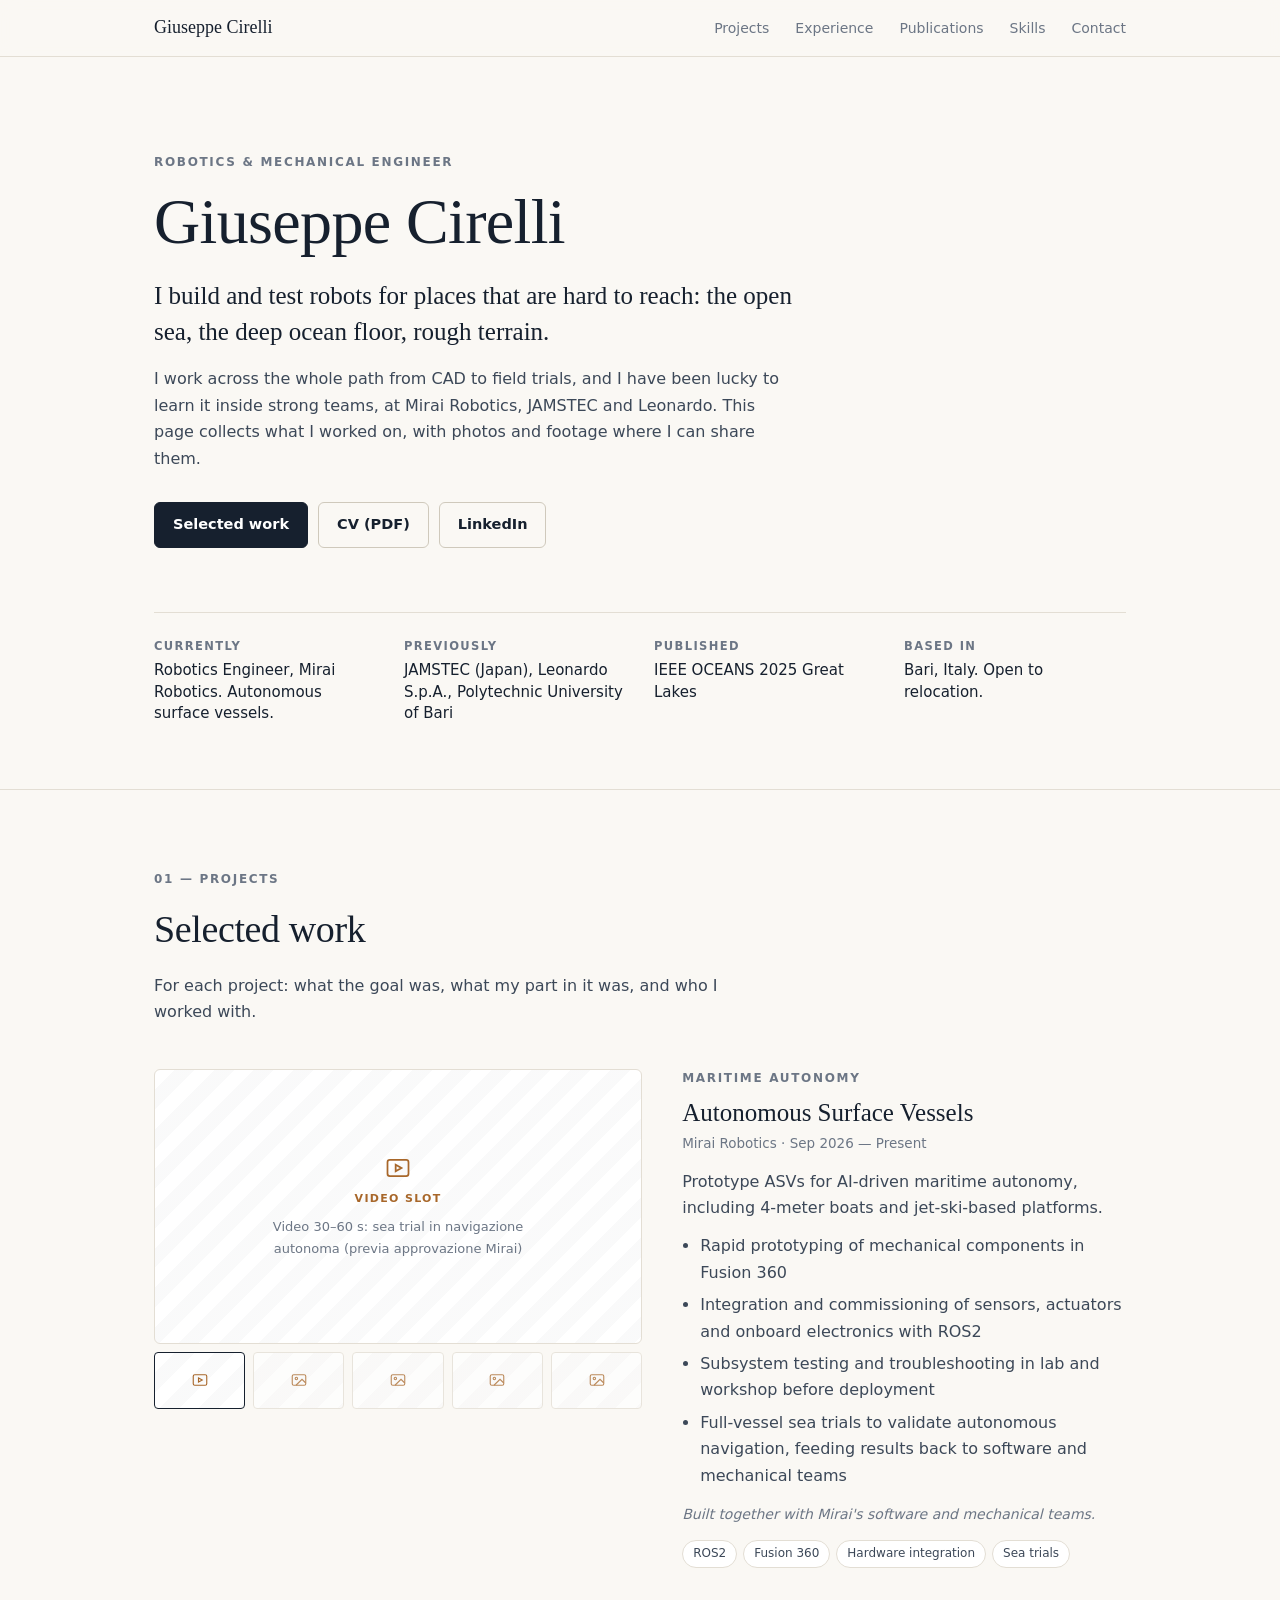
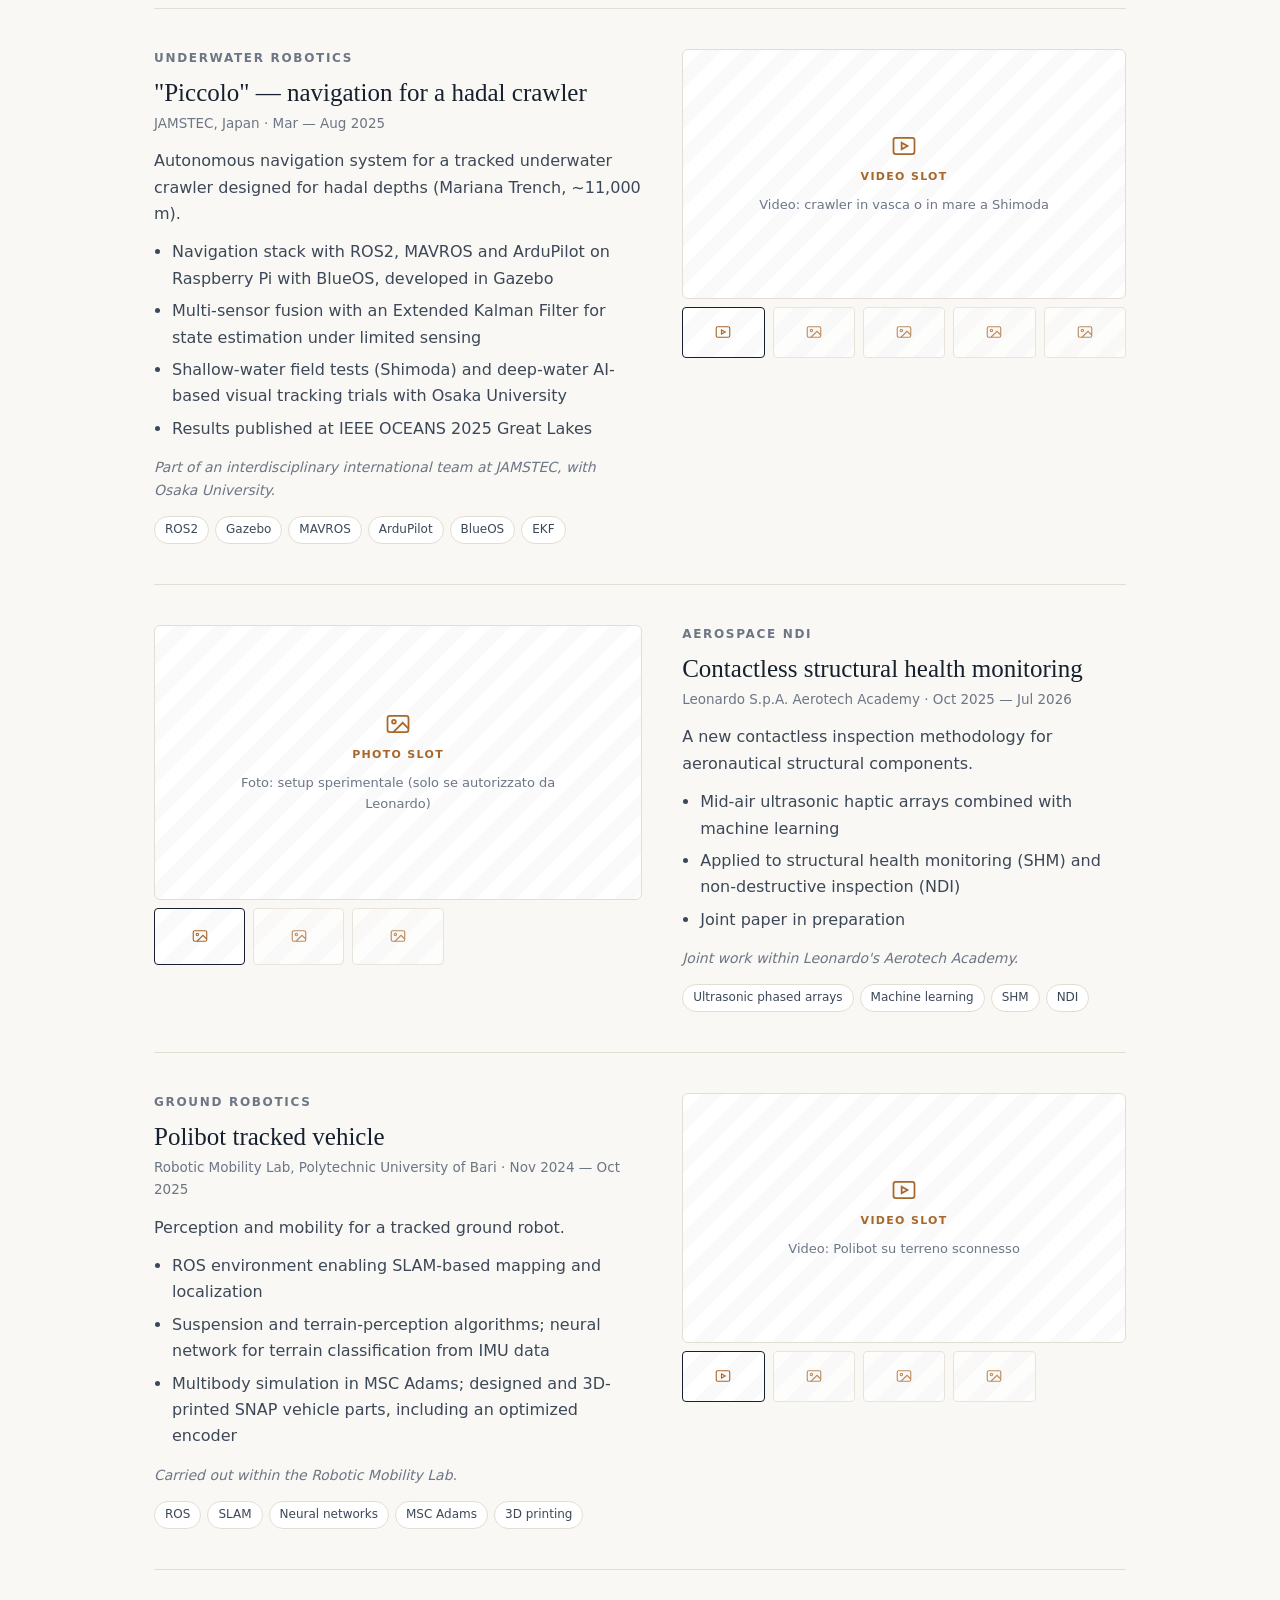
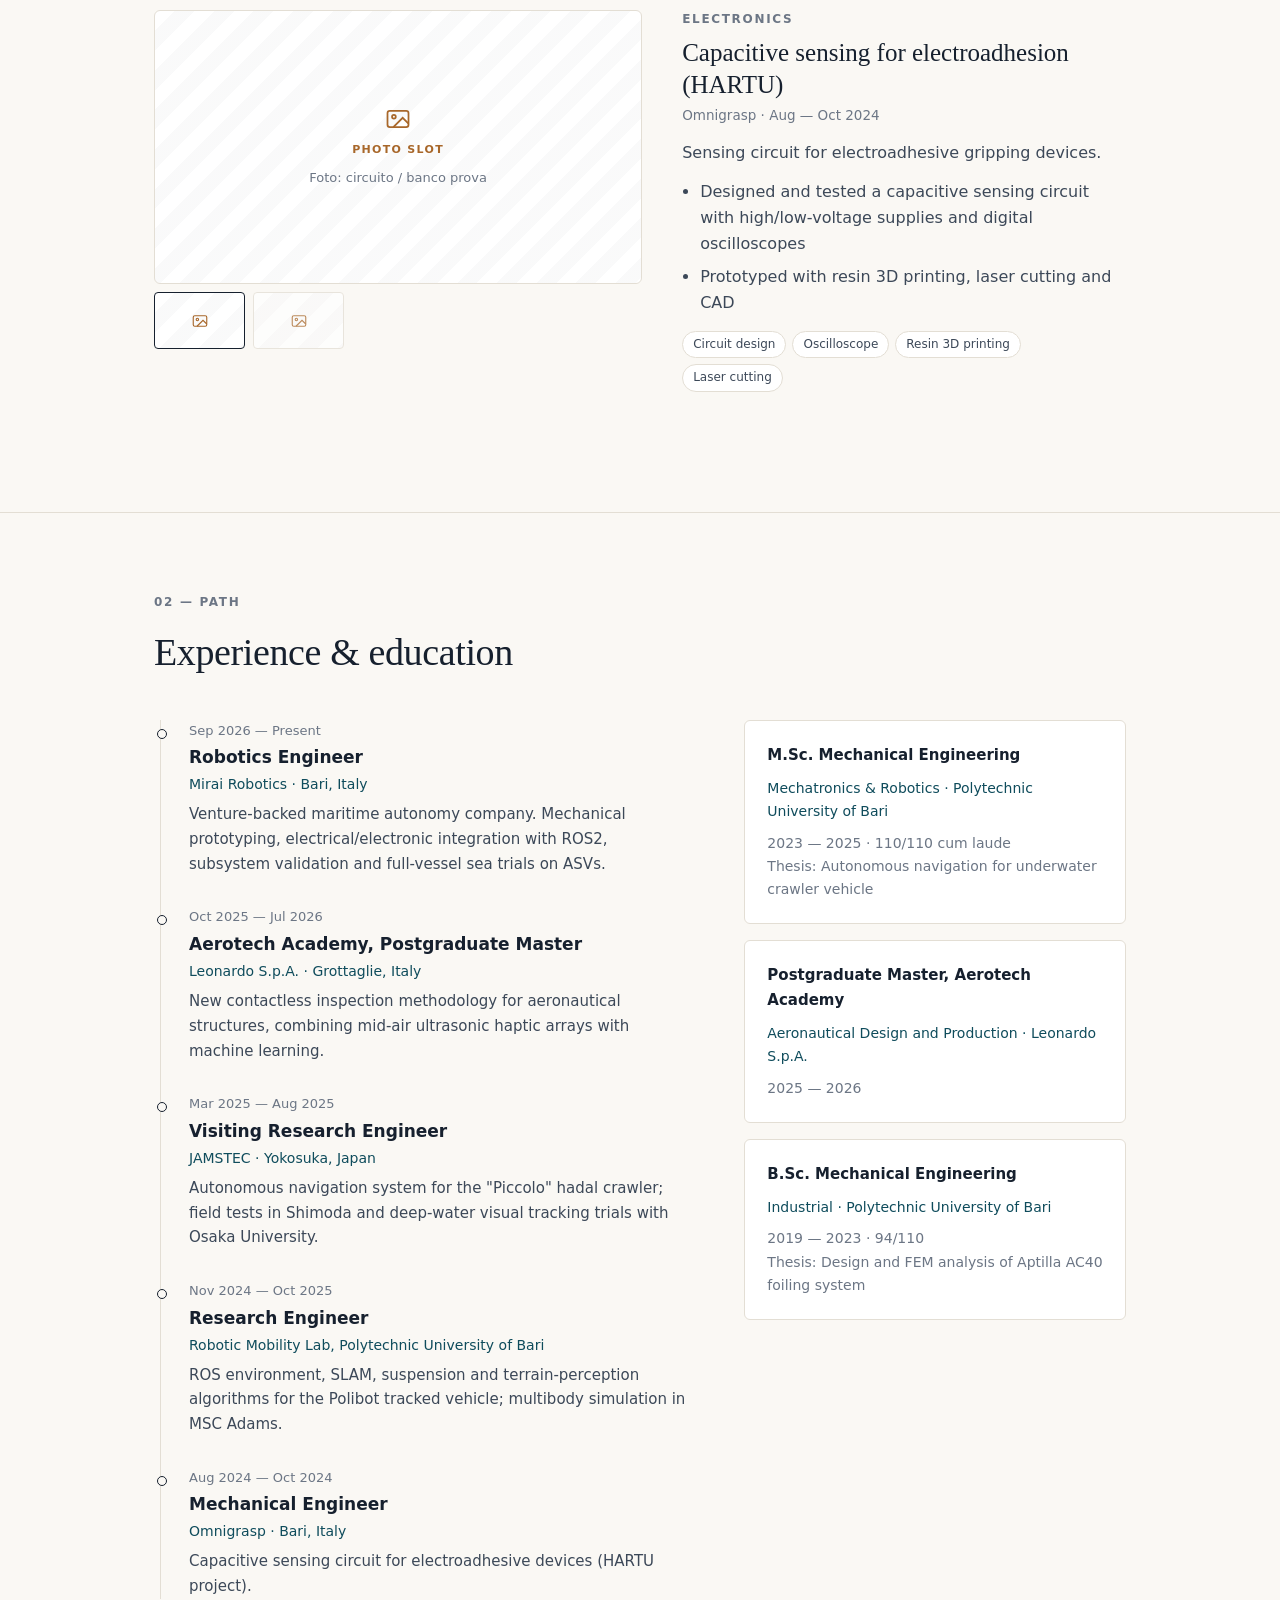
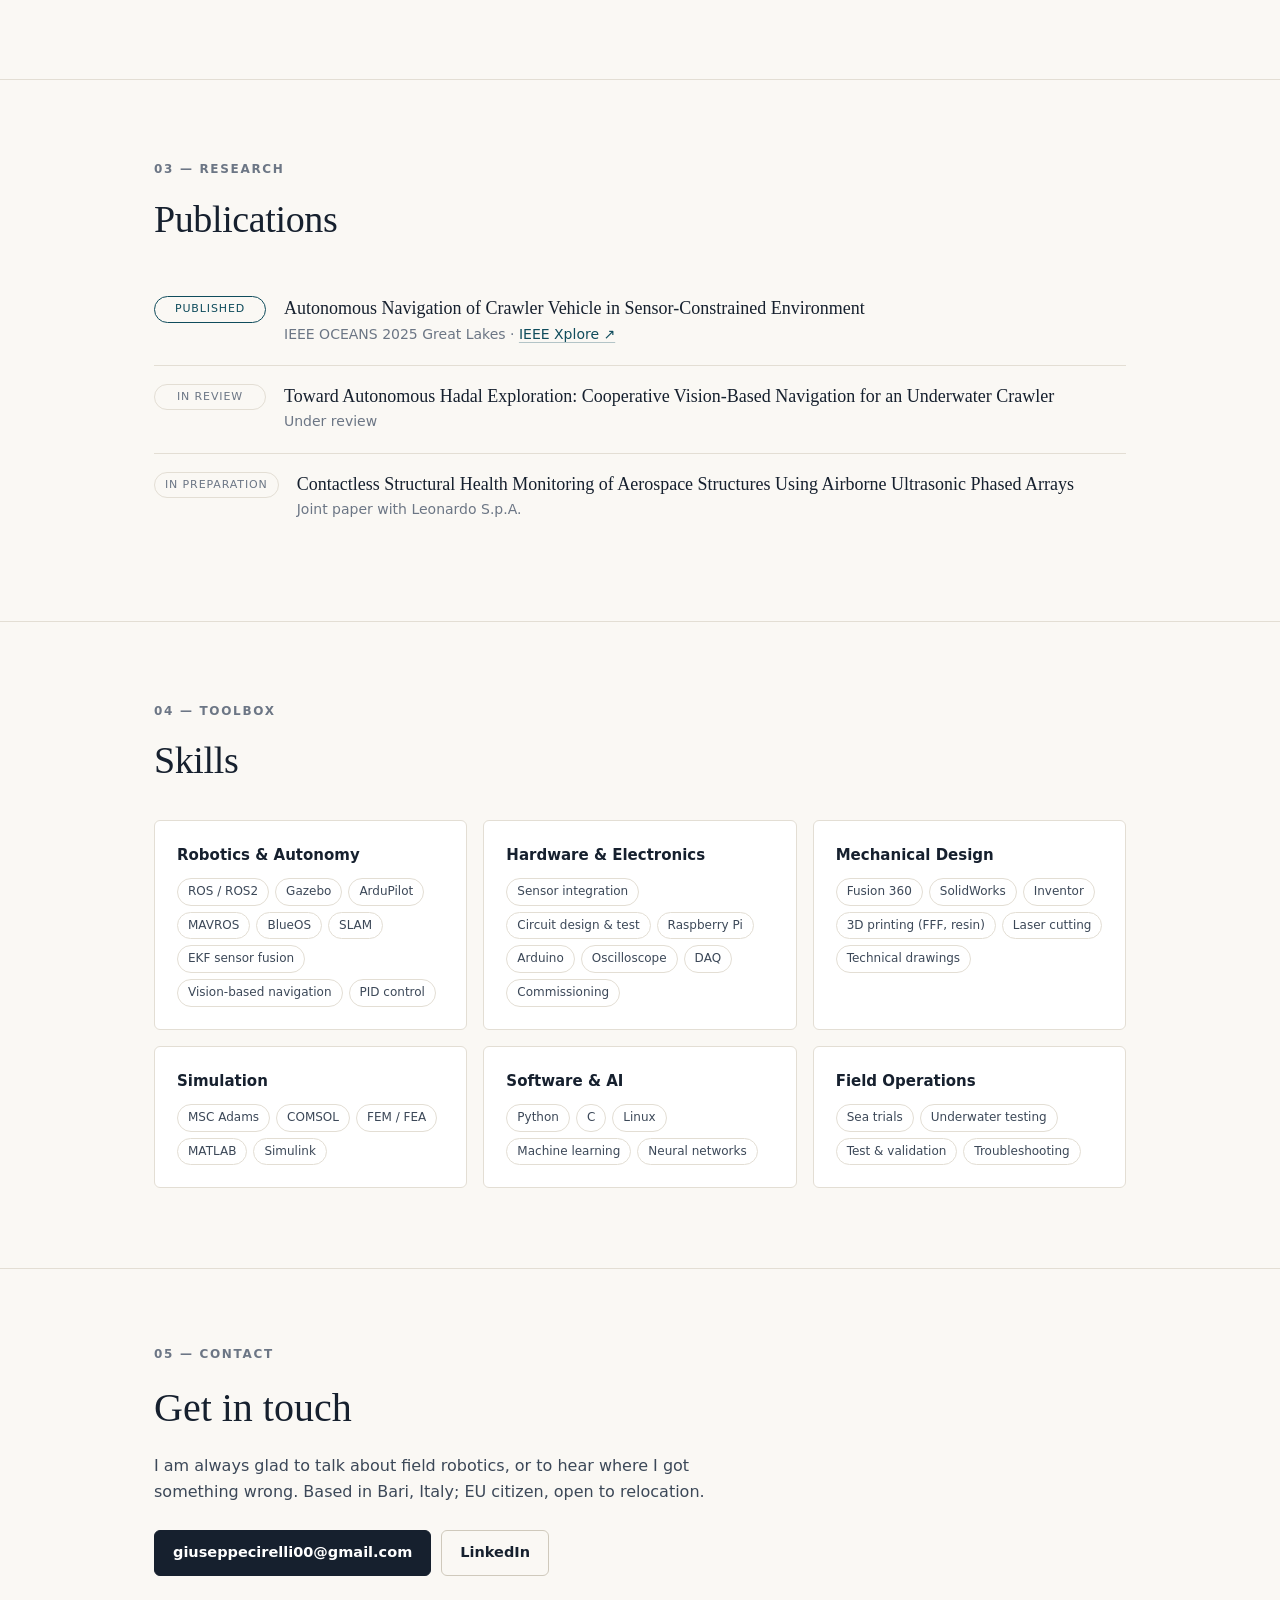
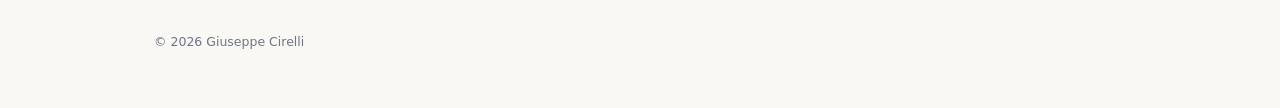
<file: index.html>
<!DOCTYPE html>
<html lang="en">
<head>
<meta charset="utf-8">
<meta name="viewport" content="width=device-width, initial-scale=1">
<title>Giuseppe Cirelli — Robotics & Mechanical Engineer</title>
<meta name="description" content="Robotics engineer building autonomous surface vessels. Portfolio of field robotics projects: ASVs, hadal underwater crawlers, tracked vehicles.">
<style>
:root{
  --bg:#faf8f4; --surface:#ffffff; --line:#e3ded4;
  --text:#16202e; --body:#3c4858; --muted:#6c7685; --accent:#0f4c5c; --accent2:#a8672a;
  --mono:ui-monospace,"SF Mono","Cascadia Code",Consolas,monospace;
  --sans:Inter,"Segoe UI",system-ui,-apple-system,Roboto,Helvetica,Arial,sans-serif;
  --serif:"Iowan Old Style","Palatino Linotype",Palatino,"Book Antiqua",Georgia,serif;
}
*{box-sizing:border-box}
html{scroll-behavior:smooth}
body{margin:0;background:var(--bg);color:var(--text);font-family:var(--sans);line-height:1.65;-webkit-font-smoothing:antialiased}
a{color:var(--accent);text-decoration:underline;text-decoration-color:rgba(15,76,92,.3);text-underline-offset:3px}
a:hover{text-decoration-color:var(--accent)}
.wrap{max-width:1020px;margin:0 auto;padding:0 24px}
.label{font-size:12px;letter-spacing:.14em;text-transform:uppercase;color:var(--muted);font-weight:600}

nav{position:sticky;top:0;z-index:20;background:rgba(250,248,244,.92);backdrop-filter:blur(10px);border-bottom:1px solid var(--line)}
nav .wrap{display:flex;align-items:center;justify-content:space-between;height:56px}
nav a{text-decoration:none}
nav .brand{font-family:var(--serif);font-size:18px;color:var(--text)}
nav .brand span{display:none}
nav ul{display:flex;gap:26px;list-style:none;margin:0;padding:0}
nav ul a{color:var(--muted);font-size:14px}
nav ul a:hover{color:var(--text)}

header.hero{border-bottom:1px solid var(--line)}
.hero .wrap{padding-top:96px;padding-bottom:64px}
.hero h1{font-family:var(--serif);font-weight:500;font-size:clamp(40px,6vw,64px);line-height:1.08;margin:14px 0 22px;letter-spacing:-.01em}
.hero p.lead{max-width:660px;font-family:var(--serif);font-size:clamp(20px,2.4vw,25px);line-height:1.45;color:var(--text);margin:0 0 16px}
.hero p.now{max-width:640px;color:var(--body);margin:0 0 30px}
.cta{display:flex;flex-wrap:wrap;gap:10px}
.btn{display:inline-block;padding:10px 18px;border-radius:6px;font-weight:600;font-size:14.5px;border:1px solid #cfc9bc;color:var(--text);text-decoration:none;background:transparent}
.btn:hover{border-color:var(--text)}
.btn.primary{background:var(--text);color:#fff;border-color:var(--text)}
.btn.primary:hover{background:var(--accent);border-color:var(--accent)}
.stats{display:grid;grid-template-columns:repeat(4,1fr);gap:28px;margin-top:64px;padding-top:24px;border-top:1px solid var(--line)}
.stat span{display:block;font-size:11.5px;letter-spacing:.12em;text-transform:uppercase;color:var(--muted);font-weight:600;margin-bottom:4px}
.stat b{display:block;font-weight:500;font-size:15px;color:var(--text);line-height:1.45}

section{padding:80px 0;border-bottom:1px solid var(--line)}
section h2{font-family:var(--serif);font-weight:500;font-size:clamp(28px,3.6vw,38px);margin:8px 0 12px;letter-spacing:-.01em}
section .sub{color:var(--body);max-width:620px;margin:0 0 44px}

.project{display:grid;grid-template-columns:1.1fr 1fr;gap:40px;padding:40px 0;border-top:1px solid var(--line)}
.project:first-of-type{border-top:0;padding-top:0}
.project:nth-of-type(even) .media{order:2}
.project h3{font-family:var(--serif);font-weight:500;font-size:25px;margin:8px 0 4px;line-height:1.25}
.project .meta{font-size:13.5px;color:var(--muted);margin-bottom:14px}
.project p{color:var(--body);margin:0 0 12px}
.project ul{margin:0 0 14px;padding-left:18px;color:var(--body)}
.project li{margin-bottom:6px}
.project .team{font-size:14px;color:var(--muted);font-style:italic;margin-bottom:14px}
.chips{display:flex;flex-wrap:wrap;gap:6px}
.chip{font-size:12px;padding:3px 10px;border:1px solid var(--line);border-radius:999px;color:var(--body);background:var(--surface)}
.media .main{aspect-ratio:16/9;border-radius:6px;overflow:hidden;border:1px solid var(--line);background:var(--surface);position:relative}
.media .main img,.media .main video,.media .main iframe{width:100%;height:100%;object-fit:cover;border:0;display:block}
.media .main img{cursor:zoom-in}
.thumbs{display:grid;grid-template-columns:repeat(5,1fr);gap:8px;margin-top:8px}
.thumb{aspect-ratio:16/10;border-radius:4px;border:1px solid var(--line);background:var(--surface);overflow:hidden;cursor:pointer;padding:0;color:inherit;font:inherit;position:relative;opacity:.75}
.thumb.active{border-color:var(--text);opacity:1}
.thumb img{width:100%;height:100%;object-fit:cover;display:block}
.caption{font-size:13px;color:var(--muted);margin-top:8px;min-height:20px}
.ph{position:absolute;inset:0;display:flex;flex-direction:column;align-items:center;justify-content:center;gap:8px;text-align:center;padding:14px;
  background:repeating-linear-gradient(135deg,transparent 0 14px,rgba(22,32,46,.025) 14px 28px)}
.ph svg{width:28px;height:28px;stroke:var(--accent2);fill:none;stroke-width:1.5}
.ph b{font-size:11px;letter-spacing:.12em;color:var(--accent2);text-transform:uppercase}
.ph span{font-size:13px;color:var(--muted);max-width:320px}
.thumb .ph{gap:2px;padding:4px}.thumb .ph svg{width:18px;height:18px}.thumb .ph span,.thumb .ph b{display:none}

.timeline{position:relative;margin-left:6px;padding-left:28px;border-left:1px solid var(--line)}
.tl{position:relative;padding-bottom:30px}
.tl::before{content:"";position:absolute;left:-32.5px;top:9px;width:8px;height:8px;border-radius:50%;background:var(--bg);border:1.5px solid var(--text)}
.tl .when{font-size:13px;color:var(--muted)}
.tl h4{margin:2px 0 2px;font-size:17px;font-weight:600}
.tl .where{color:var(--accent);font-size:14px}
.tl p{margin:6px 0 0;color:var(--body);font-size:15px;max-width:720px}
.cols{display:grid;grid-template-columns:1.4fr 1fr;gap:56px}

.grid3{display:grid;grid-template-columns:repeat(3,1fr);gap:16px}
.card{background:var(--surface);border:1px solid var(--line);border-radius:6px;padding:22px}
.card h4{margin:0 0 10px;font-size:15px;font-weight:600}
.pub{display:flex;gap:18px;padding:18px 0;border-top:1px solid var(--line)}
.pub:first-child{border-top:0}
.pub .st{font-size:11px;letter-spacing:.08em;text-transform:uppercase;white-space:nowrap;padding:3px 10px;border-radius:999px;height:fit-content;border:1px solid var(--line);color:var(--muted);min-width:112px;text-align:center}
.pub .st.ok{color:var(--accent);border-color:var(--accent)}
.pub b{display:block;font-family:var(--serif);font-weight:500;font-size:18px;line-height:1.35}
.pub span{color:var(--muted);font-size:14px}

footer{padding:76px 0 56px}
footer h2{font-family:var(--serif);font-weight:500;font-size:clamp(28px,4vw,40px);margin:10px 0 12px}
footer p{color:var(--body);margin:0 0 24px;max-width:560px}
footer small{display:block;margin-top:56px;color:var(--muted);font-size:12.5px}

#lb{position:fixed;inset:0;background:rgba(22,32,46,.92);display:none;align-items:center;justify-content:center;z-index:50;padding:24px;cursor:zoom-out}
#lb.open{display:flex}
#lb img{max-width:100%;max-height:100%;border-radius:4px}

@media (max-width:860px){
  nav ul{display:none}
  .project,.cols{grid-template-columns:1fr;gap:22px}
  .project:nth-of-type(even) .media{order:0}
  .stats{grid-template-columns:repeat(2,1fr)}
  .grid3{grid-template-columns:1fr}
  section{padding:56px 0}
}
</style>
</head>
<body>

<nav><div class="wrap">
  <a class="brand" href="#top">Giuseppe Cirelli<span>.</span></a>
  <ul>
    <li><a href="#projects">Projects</a></li>
    <li><a href="#experience">Experience</a></li>
    <li><a href="#publications">Publications</a></li>
    <li><a href="#skills">Skills</a></li>
    <li><a href="#contact">Contact</a></li>
  </ul>
</div></nav>

<header class="hero" id="top"><div class="wrap">
  <div class="label">Robotics &amp; Mechanical Engineer</div>
  <h1>Giuseppe Cirelli</h1>
  <p class="lead">I build and test robots for places that are hard to reach: the open sea, the deep ocean floor, rough terrain.</p>
  <p class="now">I work across the whole path from CAD to field trials, and I have been lucky to learn it inside strong teams, at Mirai Robotics, JAMSTEC and Leonardo. This page collects what I worked on, with photos and footage where I can share them.</p>
  <div class="cta">
    <a class="btn primary" href="#projects">Selected work</a>
    <a class="btn" href="assets/Giuseppe_Cirelli_CV.pdf">CV (PDF)</a>
    <a class="btn" href="https://www.linkedin.com/in/giuseppe-cirelli" target="_blank" rel="noopener">LinkedIn</a>
  </div>
  <div class="stats">
    <div class="stat"><span>Currently</span><b>Robotics Engineer, Mirai Robotics. Autonomous surface vessels.</b></div>
    <div class="stat"><span>Previously</span><b>JAMSTEC (Japan), Leonardo S.p.A., Polytechnic University of Bari</b></div>
    <div class="stat"><span>Published</span><b>IEEE OCEANS 2025 Great Lakes</b></div>
    <div class="stat"><span>Based in</span><b>Bari, Italy. Open to relocation.</b></div>
  </div>
</div></header>

<section id="projects"><div class="wrap">
  <div class="label">01 — Projects</div>
  <h2>Selected work</h2>
  <p class="sub">For each project: what the goal was, what my part in it was, and who I worked with.</p>
  <div id="project-list"></div>
</div></section>

<section id="experience"><div class="wrap">
  <div class="label">02 — Path</div>
  <h2>Experience &amp; education</h2>
  <div class="cols" style="margin-top:36px">
    <div class="timeline">
      <div class="tl"><div class="when">Sep 2026 — Present</div><h4>Robotics Engineer</h4><div class="where">Mirai Robotics · Bari, Italy</div><p>Venture-backed maritime autonomy company. Mechanical prototyping, electrical/electronic integration with ROS2, subsystem validation and full-vessel sea trials on ASVs.</p></div>
      <div class="tl"><div class="when">Oct 2025 — Jul 2026</div><h4>Aerotech Academy, Postgraduate Master</h4><div class="where">Leonardo S.p.A. · Grottaglie, Italy</div><p>New contactless inspection methodology for aeronautical structures, combining mid-air ultrasonic haptic arrays with machine learning.</p></div>
      <div class="tl"><div class="when">Mar 2025 — Aug 2025</div><h4>Visiting Research Engineer</h4><div class="where">JAMSTEC · Yokosuka, Japan</div><p>Autonomous navigation system for the "Piccolo" hadal crawler; field tests in Shimoda and deep-water visual tracking trials with Osaka University.</p></div>
      <div class="tl"><div class="when">Nov 2024 — Oct 2025</div><h4>Research Engineer</h4><div class="where">Robotic Mobility Lab, Polytechnic University of Bari</div><p>ROS environment, SLAM, suspension and terrain-perception algorithms for the Polibot tracked vehicle; multibody simulation in MSC Adams.</p></div>
      <div class="tl" style="padding-bottom:0"><div class="when">Aug 2024 — Oct 2024</div><h4>Mechanical Engineer</h4><div class="where">Omnigrasp · Bari, Italy</div><p>Capacitive sensing circuit for electroadhesive devices (HARTU project).</p></div>
    </div>
    <div>
      <div class="card" style="margin-bottom:16px"><h4>M.Sc. Mechanical Engineering</h4><div class="where" style="color:var(--accent);font-size:14px">Mechatronics &amp; Robotics · Polytechnic University of Bari</div><p style="margin:8px 0 0;color:var(--muted);font-size:14px">2023 — 2025 · 110/110 cum laude<br>Thesis: Autonomous navigation for underwater crawler vehicle</p></div>
      <div class="card" style="margin-bottom:16px"><h4>Postgraduate Master, Aerotech Academy</h4><div style="color:var(--accent);font-size:14px">Aeronautical Design and Production · Leonardo S.p.A.</div><p style="margin:8px 0 0;color:var(--muted);font-size:14px">2025 — 2026</p></div>
      <div class="card"><h4>B.Sc. Mechanical Engineering</h4><div style="color:var(--accent);font-size:14px">Industrial · Polytechnic University of Bari</div><p style="margin:8px 0 0;color:var(--muted);font-size:14px">2019 — 2023 · 94/110<br>Thesis: Design and FEM analysis of Aptilla AC40 foiling system</p></div>
    </div>
  </div>
</div></section>

<section id="publications"><div class="wrap">
  <div class="label">03 — Research</div>
  <h2>Publications</h2>
  <div style="margin-top:28px">
    <div class="pub"><div class="st ok">Published</div><div><b>Autonomous Navigation of Crawler Vehicle in Sensor-Constrained Environment</b><span>IEEE OCEANS 2025 Great Lakes · <a href="#">IEEE Xplore ↗</a></span></div></div>
    <div class="pub"><div class="st">In review</div><div><b>Toward Autonomous Hadal Exploration: Cooperative Vision-Based Navigation for an Underwater Crawler</b><span>Under review</span></div></div>
    <div class="pub"><div class="st">In preparation</div><div><b>Contactless Structural Health Monitoring of Aerospace Structures Using Airborne Ultrasonic Phased Arrays</b><span>Joint paper with Leonardo S.p.A.</span></div></div>
  </div>
</div></section>

<section id="skills"><div class="wrap">
  <div class="label">04 — Toolbox</div>
  <h2>Skills</h2>
  <div class="grid3" style="margin-top:28px">
    <div class="card"><h4>Robotics &amp; Autonomy</h4><div class="chips"><span class="chip">ROS / ROS2</span><span class="chip">Gazebo</span><span class="chip">ArduPilot</span><span class="chip">MAVROS</span><span class="chip">BlueOS</span><span class="chip">SLAM</span><span class="chip">EKF sensor fusion</span><span class="chip">Vision-based navigation</span><span class="chip">PID control</span></div></div>
    <div class="card"><h4>Hardware &amp; Electronics</h4><div class="chips"><span class="chip">Sensor integration</span><span class="chip">Circuit design &amp; test</span><span class="chip">Raspberry Pi</span><span class="chip">Arduino</span><span class="chip">Oscilloscope</span><span class="chip">DAQ</span><span class="chip">Commissioning</span></div></div>
    <div class="card"><h4>Mechanical Design</h4><div class="chips"><span class="chip">Fusion 360</span><span class="chip">SolidWorks</span><span class="chip">Inventor</span><span class="chip">3D printing (FFF, resin)</span><span class="chip">Laser cutting</span><span class="chip">Technical drawings</span></div></div>
    <div class="card"><h4>Simulation</h4><div class="chips"><span class="chip">MSC Adams</span><span class="chip">COMSOL</span><span class="chip">FEM / FEA</span><span class="chip">MATLAB</span><span class="chip">Simulink</span></div></div>
    <div class="card"><h4>Software &amp; AI</h4><div class="chips"><span class="chip">Python</span><span class="chip">C</span><span class="chip">Linux</span><span class="chip">Machine learning</span><span class="chip">Neural networks</span></div></div>
    <div class="card"><h4>Field Operations</h4><div class="chips"><span class="chip">Sea trials</span><span class="chip">Underwater testing</span><span class="chip">Test &amp; validation</span><span class="chip">Troubleshooting</span></div></div>
  </div>
</div></section>

<footer id="contact"><div class="wrap">
  <div class="label">05 — Contact</div>
  <h2>Get in touch</h2>
  <p>I am always glad to talk about field robotics, or to hear where I got something wrong. Based in Bari, Italy; EU citizen, open to relocation.</p>
  <div class="cta">
    <a class="btn primary" href="mailto:giuseppecirelli00@gmail.com">giuseppecirelli00@gmail.com</a>
    <a class="btn" href="https://www.linkedin.com/in/giuseppe-cirelli" target="_blank" rel="noopener">LinkedIn</a>
  </div>
  <small>© 2026 Giuseppe Cirelli</small>
</div></footer>

<div id="lb"><img alt=""></div>

<script>
/* ============================================================
   PROJECTS — edit only this block to add photos and videos.
   media item:
   team: optional line crediting the people you worked with.
     { type:"image",   src:"assets/asv/trial-01.jpg",  caption:"..." }
     { type:"video",   src:"assets/asv/trial.mp4", poster:"assets/asv/trial.jpg", caption:"..." }
     { type:"youtube", src:"VIDEO_ID", caption:"..." }
   Leave src empty ("") to show a placeholder with the "todo" hint.
   ============================================================ */
const PROJECTS = [
  {
    tag:"Maritime autonomy", title:"Autonomous Surface Vessels",
    meta:"Mirai Robotics · Sep 2026 — Present",
    text:"Prototype ASVs for AI-driven maritime autonomy, including 4-meter boats and jet-ski-based platforms.",
    bullets:[
      "Rapid prototyping of mechanical components in Fusion 360",
      "Integration and commissioning of sensors, actuators and onboard electronics with ROS2",
      "Subsystem testing and troubleshooting in lab and workshop before deployment",
      "Full-vessel sea trials to validate autonomous navigation, feeding results back to software and mechanical teams"
    ],
    tech:["ROS2","Fusion 360","Hardware integration","Sea trials"],
    team:"Built together with Mirai's software and mechanical teams.",
    media:[
      {type:"video",src:"",todo:"Video 30–60 s: sea trial in navigazione autonoma (previa approvazione Mirai)"},
      {type:"image",src:"",todo:"Foto: vessel in acqua"},
      {type:"image",src:"",todo:"Foto: cablaggio / elettronica di bordo"},
      {type:"image",src:"",todo:"Render CAD di un componente tuo"},
      {type:"image",src:"",todo:"Foto: tu in officina / in barca"}
    ]
  },
  {
    tag:"Underwater robotics", title:"\"Piccolo\" — navigation for a hadal crawler",
    meta:"JAMSTEC, Japan · Mar — Aug 2025",
    text:"Autonomous navigation system for a tracked underwater crawler designed for hadal depths (Mariana Trench, ~11,000 m).",
    bullets:[
      "Navigation stack with ROS2, MAVROS and ArduPilot on Raspberry Pi with BlueOS, developed in Gazebo",
      "Multi-sensor fusion with an Extended Kalman Filter for state estimation under limited sensing",
      "Shallow-water field tests (Shimoda) and deep-water AI-based visual tracking trials with Osaka University",
      "Results published at IEEE OCEANS 2025 Great Lakes"
    ],
    tech:["ROS2","Gazebo","MAVROS","ArduPilot","BlueOS","EKF"],
    team:"Part of an interdisciplinary international team at JAMSTEC, with Osaka University.",
    media:[
      {type:"video",src:"",todo:"Video: crawler in vasca o in mare a Shimoda"},
      {type:"image",src:"",todo:"Foto: Piccolo sul ponte / in laboratorio"},
      {type:"image",src:"",todo:"Screenshot: simulazione Gazebo"},
      {type:"image",src:"",todo:"Grafico: stima EKF vs ground truth (dal paper)"},
      {type:"image",src:"",todo:"Foto: team internazionale"}
    ]
  },
  {
    tag:"Aerospace NDI", title:"Contactless structural health monitoring",
    meta:"Leonardo S.p.A. Aerotech Academy · Oct 2025 — Jul 2026",
    text:"A new contactless inspection methodology for aeronautical structural components.",
    bullets:[
      "Mid-air ultrasonic haptic arrays combined with machine learning",
      "Applied to structural health monitoring (SHM) and non-destructive inspection (NDI)",
      "Joint paper in preparation"
    ],
    tech:["Ultrasonic phased arrays","Machine learning","SHM","NDI"],
    team:"Joint work within Leonardo's Aerotech Academy.",
    media:[
      {type:"image",src:"",todo:"Foto: setup sperimentale (solo se autorizzato da Leonardo)"},
      {type:"image",src:"",todo:"Schema del metodo"},
      {type:"image",src:"",todo:"Grafico: risultato di classificazione"}
    ]
  },
  {
    tag:"Ground robotics", title:"Polibot tracked vehicle",
    meta:"Robotic Mobility Lab, Polytechnic University of Bari · Nov 2024 — Oct 2025",
    text:"Perception and mobility for a tracked ground robot.",
    bullets:[
      "ROS environment enabling SLAM-based mapping and localization",
      "Suspension and terrain-perception algorithms; neural network for terrain classification from IMU data",
      "Multibody simulation in MSC Adams; designed and 3D-printed SNAP vehicle parts, including an optimized encoder"
    ],
    tech:["ROS","SLAM","Neural networks","MSC Adams","3D printing"],
    team:"Carried out within the Robotic Mobility Lab.",
    media:[
      {type:"video",src:"",todo:"Video: Polibot su terreno sconnesso"},
      {type:"image",src:"",todo:"Screenshot: mappa SLAM"},
      {type:"image",src:"",todo:"Foto: parti SNAP stampate in 3D"},
      {type:"image",src:"",todo:"Screenshot: modello MSC Adams"}
    ]
  },
  {
    tag:"Electronics", title:"Capacitive sensing for electroadhesion (HARTU)",
    meta:"Omnigrasp · Aug — Oct 2024",
    text:"Sensing circuit for electroadhesive gripping devices.",
    bullets:[
      "Designed and tested a capacitive sensing circuit with high/low-voltage supplies and digital oscilloscopes",
      "Prototyped with resin 3D printing, laser cutting and CAD"
    ],
    tech:["Circuit design","Oscilloscope","Resin 3D printing","Laser cutting"],
    media:[
      {type:"image",src:"",todo:"Foto: circuito / banco prova"},
      {type:"image",src:"",todo:"Schermata oscilloscopio"}
    ]
  }
];

const ICON = {
  image:'<svg viewBox="0 0 24 24"><rect x="3" y="5" width="18" height="14" rx="2"/><circle cx="8.5" cy="10" r="1.6"/><path d="M21 16l-5-5-8 8"/></svg>',
  video:'<svg viewBox="0 0 24 24"><rect x="3" y="5" width="18" height="14" rx="2"/><path d="M10 9.2v5.6l5-2.8z"/></svg>'
};
ICON.youtube = ICON.video;
const esc = s => String(s).replace(/[&<>"]/g, c => ({'&':'&amp;','<':'&lt;','>':'&gt;','"':'&quot;'}[c]));

function mainHTML(m){
  if(!m.src) return `<div class="ph">${ICON[m.type]}<b>${m.type === 'image' ? 'Photo slot' : 'Video slot'}</b><span>${esc(m.todo||'')}</span></div>`;
  if(m.type === 'image') return `<img src="${esc(m.src)}" alt="${esc(m.caption||'')}" loading="lazy">`;
  if(m.type === 'video') return `<video src="${esc(m.src)}" ${m.poster?`poster="${esc(m.poster)}"`:''} controls preload="none" playsinline></video>`;
  return `<iframe src="https://www.youtube-nocookie.com/embed/${esc(m.src)}" allow="fullscreen; picture-in-picture" allowfullscreen loading="lazy" title="${esc(m.caption||'video')}"></iframe>`;
}
function thumbHTML(m,i,active){
  let inner = `<div class="ph">${ICON[m.type]}</div>`;
  if(m.src && m.type === 'image') inner = `<img src="${esc(m.src)}" alt="" loading="lazy">`;
  else if(m.src && m.type === 'video' && m.poster) inner = `<img src="${esc(m.poster)}" alt="" loading="lazy">`;
  else if(m.src && m.type === 'youtube') inner = `<img src="https://i.ytimg.com/vi/${esc(m.src)}/mqdefault.jpg" alt="" loading="lazy">`;
  return `<button class="thumb${active?' active':''}" data-i="${i}" aria-label="Show media ${i+1}">${inner}</button>`;
}

const list = document.getElementById('project-list');
PROJECTS.forEach(p => {
  const el = document.createElement('article');
  el.className = 'project';
  el.innerHTML = `
    <div class="media">
      <div class="main"></div>
      ${p.media.length > 1 ? `<div class="thumbs">${p.media.map((m,i)=>thumbHTML(m,i,i===0)).join('')}</div>` : ''}
      <div class="caption"></div>
    </div>
    <div>
      <div class="label">${esc(p.tag)}</div>
      <h3>${esc(p.title)}</h3>
      <div class="meta">${esc(p.meta)}</div>
      <p>${esc(p.text)}</p>
      <ul>${p.bullets.map(b=>`<li>${esc(b)}</li>`).join('')}</ul>
      ${p.team?`<p class="team">${esc(p.team)}</p>`:''}
      <div class="chips">${p.tech.map(t=>`<span class="chip">${esc(t)}</span>`).join('')}</div>
    </div>`;
  const main = el.querySelector('.main'), cap = el.querySelector('.caption');
  const show = i => {
    const m = p.media[i];
    main.innerHTML = mainHTML(m);
    cap.textContent = m.src ? (m.caption||'') : '';
    el.querySelectorAll('.thumb').forEach((t,j)=>t.classList.toggle('active', j===i));
  };
  el.querySelectorAll('.thumb').forEach(t => t.addEventListener('click', () => show(+t.dataset.i)));
  show(0);
  list.appendChild(el);
});

/* lightbox */
const lb = document.getElementById('lb');
document.addEventListener('click', e => {
  if(e.target.matches('.media .main img')){ lb.querySelector('img').src = e.target.src; lb.classList.add('open'); }
  else if(lb.classList.contains('open')) lb.classList.remove('open');
});
document.addEventListener('keydown', e => { if(e.key === 'Escape') lb.classList.remove('open'); });
</script>
</body>
</html>
</file>
